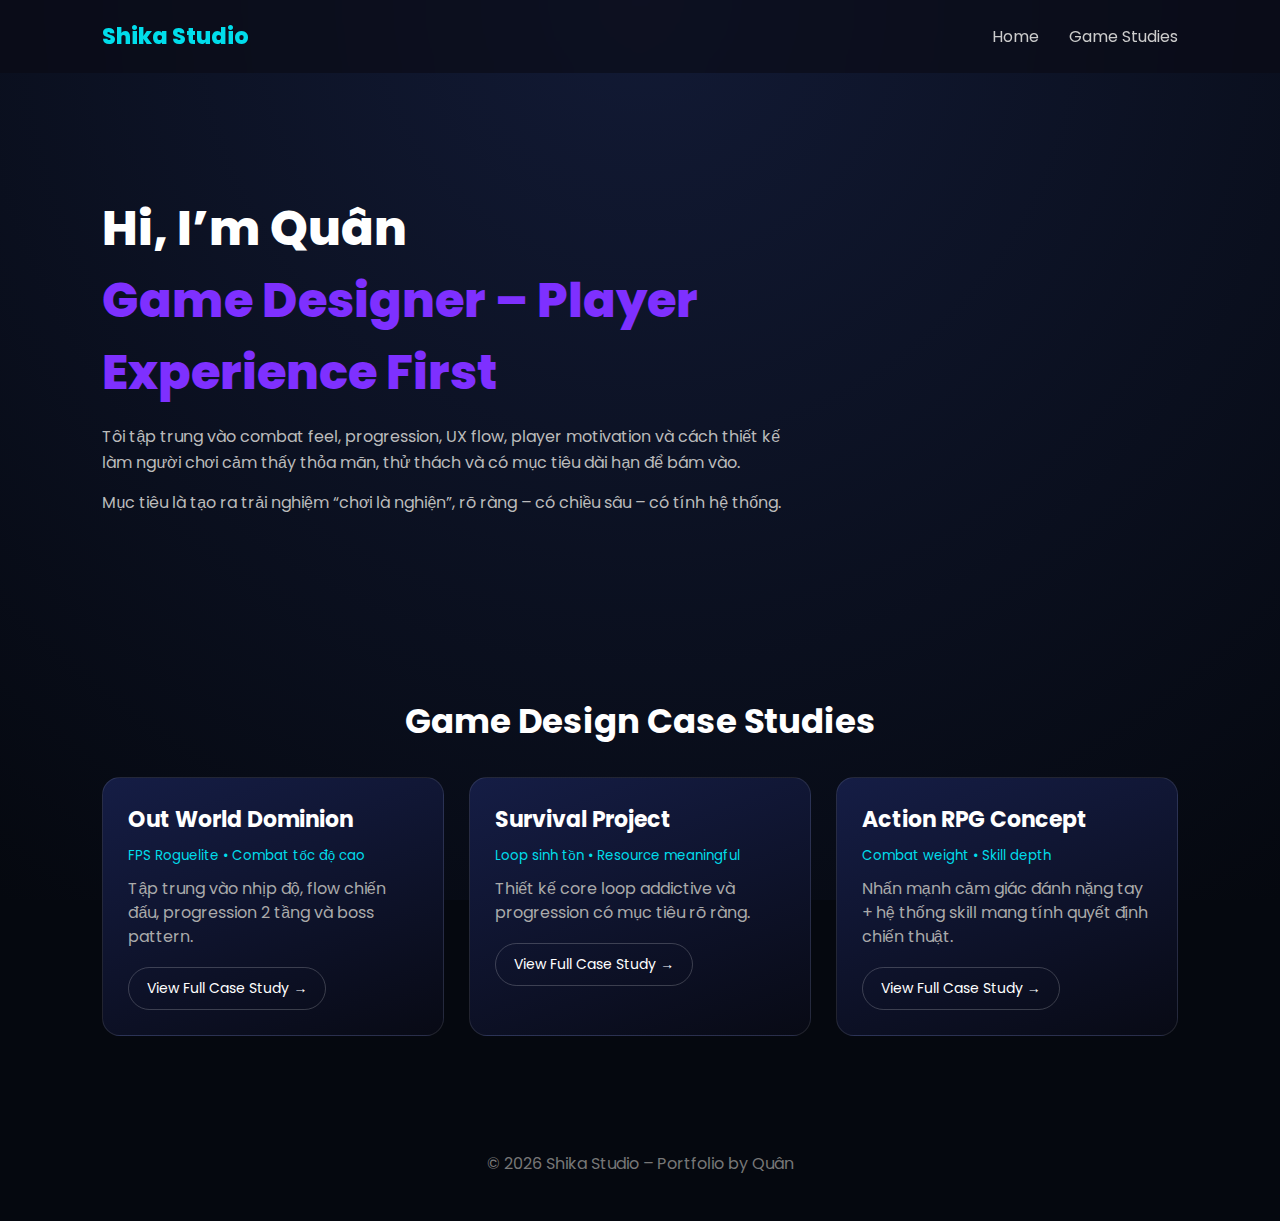
<file: index.html>
<!DOCTYPE html>
<html>
<head>
<meta charset="UTF-8">
<title>Shika Studio | Game Designer Portfolio</title>
<meta name="viewport" content="width=device-width, initial-scale=1.0">

<link href="https://fonts.googleapis.com/css2?family=Poppins:wght@300;400;600;800&display=swap" rel="stylesheet">

<style>
:root{
  --primary:#7e30ff;
  --secondary:#00ddeb;
  --bg:#05080f;
  --card:#0e1329;
  --text:#dcdcdc;
}

/* FIX WHITE EDGE + BACKGROUND BREAK */
html, body{
  background:#05080f;
  min-height:100%;
  overscroll-behavior:none;
}

*{margin:0;padding:0;box-sizing:border-box;}

body{
  font-family:"Poppins",sans-serif;
  background: radial-gradient(circle at top, #121a35, #05080f) fixed;
  color:white;
}

/* NAV */
nav{
  padding:20px 8%;
  display:flex;
  justify-content:space-between;
  align-items:center;
  position:sticky;
  top:0;
  background:rgba(10,10,20,.6);
  backdrop-filter:blur(10px);
  z-index:10;
}
.logo{font-size:22px;font-weight:800;color:var(--secondary);}
nav ul{display:flex;gap:30px;}
nav ul li{list-style:none;}
nav a{text-decoration:none;color:#ccc;}
nav a:hover{color:var(--primary);}

/* HERO */
.hero{
  padding:120px 8%;
  max-width:900px;
}
.hero h1{font-size:48px;font-weight:800;}
.hero h1 span{color:var(--primary);}
.hero p{margin-top:15px;color:#bbb;line-height:1.6;}

/* SECTION TITLE */
.section-title{
  text-align:center;
  font-size:34px;
  margin-top:60px;
}

/* GAME GRID */
.container{
  padding:30px 8%;
  display:grid;
  grid-template-columns:repeat(auto-fit,minmax(300px,1fr));
  gap:25px;
}

.game{
  background:linear-gradient(160deg,#151d45,#080a15);
  border-radius:18px;
  border:1px solid rgba(255,255,255,0.1);
  padding:25px;
  transition:.35s;
  position:relative;
  overflow:hidden;
}

.game::after{
  content:"";
  position:absolute;
  top:-40%;
  left:-40%;
  width:180%;
  height:180%;
  background:radial-gradient(circle,rgba(126,48,255,.25),transparent 60%);
  opacity:0;
  transition:.4s;
}

.game:hover::after{opacity:1;}
.game:hover{
  transform:translateY(-6px) scale(1.01);
  border-color:var(--secondary);
}

.game h3{
  font-size:22px;
  margin-bottom:6px;
}
.game small{color:var(--secondary);}
.short{
  margin-top:10px;
  color:#aaa;
  line-height:1.5;
}

/* BUTTON */
.btn{
  margin-top:18px;
  display:inline-block;
  padding:10px 18px;
  border-radius:999px;
  border:1px solid rgba(255,255,255,.2);
  text-decoration:none;
  color:white;
  transition:.3s;
  font-size:14px;
}
.btn:hover{
  background:linear-gradient(120deg,var(--primary),var(--secondary));
  border-color:transparent;
}

/* FOOTER – FIX WHITE GAP ISSUE */
footer{
  text-align:center;
  padding:45px;
  color:#777;
  margin-top:40px;
}

@media(max-width:820px){
  .hero h1{font-size:38px;}
  nav ul{display:none;}
}
</style>
</head>

<body>

<nav>
  <div class="logo">Shika Studio</div>
  <ul>
    <li><a href="#">Home</a></li>
    <li><a href="#studies">Game Studies</a></li>
  </ul>
</nav>

<section class="hero">
<h1>Hi, I’m Quân<br><span>Game Designer – Player Experience First</span></h1>

<p>
Tôi tập trung vào combat feel, progression, UX flow, player motivation và cách thiết kế
làm người chơi cảm thấy thỏa mãn, thử thách và có mục tiêu dài hạn để bám vào.
</p>

<p>
Mục tiêu là tạo ra trải nghiệm “chơi là nghiện”, rõ ràng – có chiều sâu – có tính hệ thống.
</p>
</section>

<h2 class="section-title" id="studies">Game Design Case Studies</h2>

<div class="container">

<div class="game">
  <h3>Out World Dominion</h3>
  <small>FPS Roguelite • Combat tốc độ cao</small>
  <p class="short">
    Tập trung vào nhịp độ, flow chiến đấu, progression 2 tầng và boss pattern.
  </p>
  <a href="https://github.com/quandd31112/shikastudio.github.io/blob/main/outworld-dominion.html" class="btn">View Full Case Study →</a>
</div>

<div class="game">
  <h3>Survival Project</h3>
  <small>Loop sinh tồn • Resource meaningful</small>
  <p class="short">
    Thiết kế core loop addictive và progression có mục tiêu rõ ràng.
  </p>
  <a href="survival-project.html" class="btn">View Full Case Study →</a>
</div>

<div class="game">
  <h3>Action RPG Concept</h3>
  <small>Combat weight • Skill depth</small>
  <p class="short">
    Nhấn mạnh cảm giác đánh nặng tay + hệ thống skill mang tính quyết định chiến thuật.
  </p>
  <a href="action-rpg.html" class="btn">View Full Case Study →</a>
</div>

</div>

<footer>
  © 2026 Shika Studio – Portfolio by Quân
</footer>
</file>
